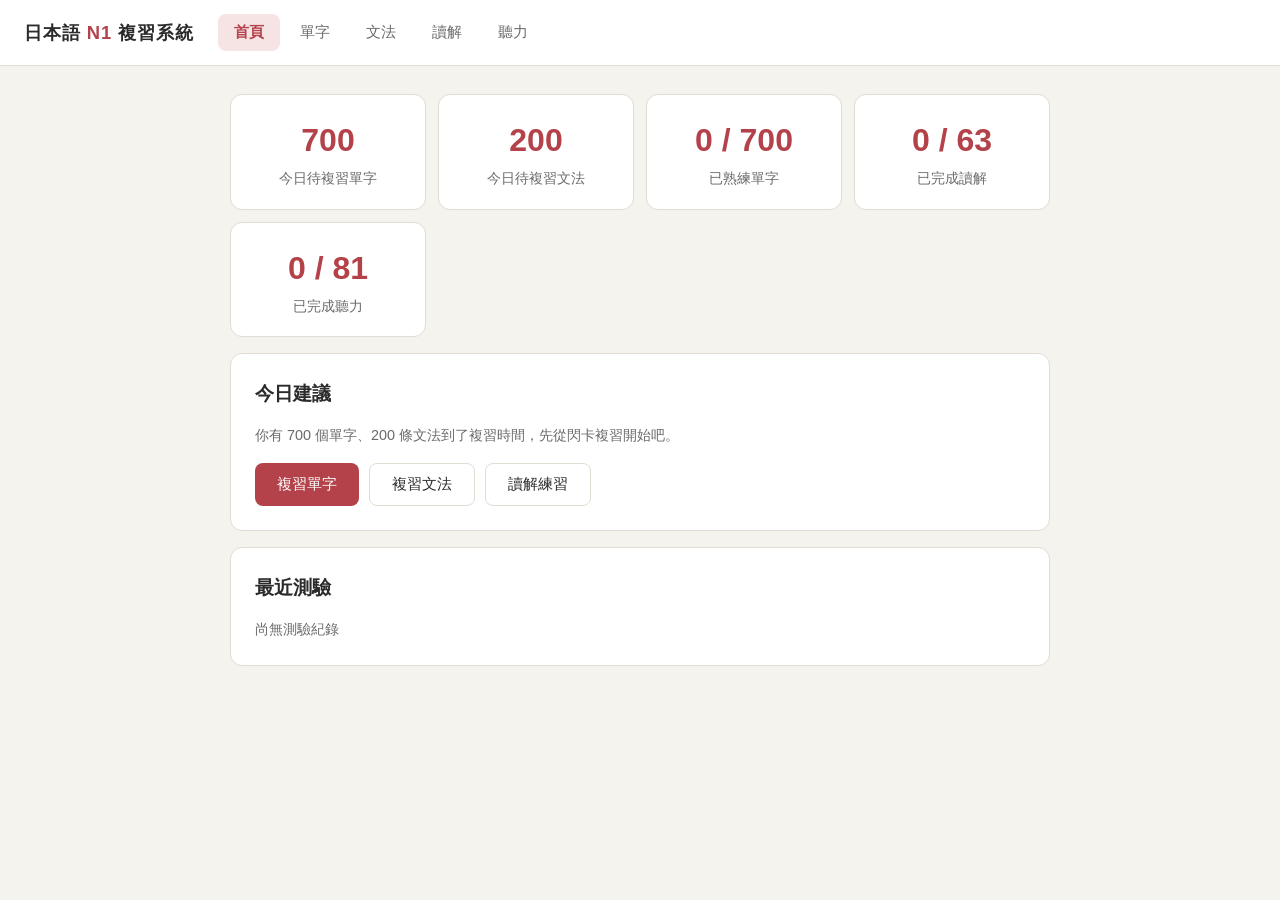
<file: index.html>
<!DOCTYPE html>
<html lang="zh-Hant">
<head>
  <meta charset="UTF-8">
  <meta name="viewport" content="width=device-width, initial-scale=1.0">
  <title>N1 複習系統</title>
  <link rel="stylesheet" href="styles.css">
</head>
<body>
  <header>
    <h1>日本語 <span class="sub">N1</span> 複習系統</h1>
    <nav>
      <button data-view="home" class="active">首頁</button>
      <button data-view="vocab">單字</button>
      <button data-view="grammar">文法</button>
      <button data-view="reading">讀解</button>
      <button data-view="listening">聽力</button>
    </nav>
  </header>
  <main id="main"></main>

  <script src="data/vocab.js"></script>
  <script src="data/grammar.js"></script>
  <script src="data/reading.js"></script>
  <script src="data/listening.js"></script>
  <script src="app.js"></script>
</body>
</html>
</file>
<file: styles.css>
:root {
  --bg: #f5f3ee;
  --card: #ffffff;
  --ink: #2b2b2b;
  --sub: #6b6b6b;
  --accent: #b3424a;
  --accent-soft: #f6e3e4;
  --ok: #3a7d5c;
  --ok-soft: #e2f0e9;
  --bad: #b3424a;
  --bad-soft: #f6e3e4;
  --line: #e2ddd2;
  --radius: 12px;
}

* { margin: 0; padding: 0; box-sizing: border-box; }

body {
  font-family: "Hiragino Sans", "Yu Gothic", "Noto Sans JP", "Microsoft JhengHei", sans-serif;
  background: var(--bg);
  color: var(--ink);
  line-height: 1.7;
}

header {
  background: var(--card);
  border-bottom: 1px solid var(--line);
  padding: 14px 24px;
  display: flex;
  align-items: center;
  gap: 24px;
  flex-wrap: wrap;
  position: sticky;
  top: 0;
  z-index: 10;
}

header h1 { font-size: 1.15rem; letter-spacing: 0.05em; }
header h1 .sub { color: var(--accent); }

nav { display: flex; gap: 4px; flex-wrap: wrap; }

nav button {
  border: none;
  background: transparent;
  padding: 8px 16px;
  font-size: 0.95rem;
  cursor: pointer;
  border-radius: 8px;
  color: var(--sub);
  font-family: inherit;
}
nav button:hover { background: var(--bg); }
nav button.active { background: var(--accent-soft); color: var(--accent); font-weight: 600; }

main { max-width: 860px; margin: 0 auto; padding: 28px 20px 80px; }

.card {
  background: var(--card);
  border: 1px solid var(--line);
  border-radius: var(--radius);
  padding: 24px;
  margin-bottom: 16px;
}

h2 { font-size: 1.2rem; margin-bottom: 12px; }
h3 { font-size: 1.05rem; margin-bottom: 8px; }
.muted { color: var(--sub); font-size: 0.9rem; }

/* dashboard */
.stat-grid { display: grid; grid-template-columns: repeat(auto-fit, minmax(160px, 1fr)); gap: 12px; }
.stat {
  background: var(--card);
  border: 1px solid var(--line);
  border-radius: var(--radius);
  padding: 18px;
  text-align: center;
}
.stat .num { font-size: 2rem; font-weight: 700; color: var(--accent); }
.stat .label { color: var(--sub); font-size: 0.85rem; }

.btn {
  display: inline-block;
  border: none;
  background: var(--accent);
  color: #fff;
  padding: 10px 22px;
  border-radius: 8px;
  font-size: 0.95rem;
  cursor: pointer;
  font-family: inherit;
}
.btn:hover { opacity: 0.9; }
.btn.secondary { background: var(--card); color: var(--ink); border: 1px solid var(--line); }
.btn.ok { background: var(--ok); }
.btn:disabled { opacity: 0.4; cursor: default; }
.btn-row { display: flex; gap: 10px; flex-wrap: wrap; margin-top: 16px; }

/* flashcard */
.flashcard {
  background: var(--card);
  border: 1px solid var(--line);
  border-radius: var(--radius);
  padding: 40px 24px;
  text-align: center;
  min-height: 260px;
  display: flex;
  flex-direction: column;
  justify-content: center;
  gap: 10px;
}
.flashcard .word { font-size: 2.4rem; font-weight: 700; }
.flashcard .reading { font-size: 1.2rem; color: var(--accent); }
.flashcard .meaning { font-size: 1.15rem; }
.flashcard .example { font-size: 0.95rem; color: var(--sub); margin-top: 8px; }
.flashcard .pos {
  display: inline-block; align-self: center;
  font-size: 0.75rem; color: var(--sub);
  border: 1px solid var(--line); border-radius: 99px; padding: 1px 10px;
}

.rate-row { display: flex; gap: 8px; justify-content: center; margin-top: 16px; flex-wrap: wrap; }
.rate-btn {
  border: 1px solid var(--line);
  background: var(--card);
  padding: 10px 18px;
  border-radius: 8px;
  cursor: pointer;
  font-family: inherit;
  font-size: 0.9rem;
}
.rate-btn small { display: block; color: var(--sub); font-size: 0.7rem; }
.rate-btn.again { border-color: var(--bad); color: var(--bad); }
.rate-btn.good { border-color: var(--ok); color: var(--ok); }
.rate-btn:hover { background: var(--bg); }

/* quiz */
.quiz-q { font-size: 1.15rem; margin-bottom: 16px; }
.quiz-q .big { font-size: 1.8rem; font-weight: 700; display: block; margin: 8px 0; }
.options { display: grid; gap: 10px; }
.opt {
  border: 1px solid var(--line);
  background: var(--card);
  border-radius: 8px;
  padding: 12px 16px;
  text-align: left;
  cursor: pointer;
  font-size: 1rem;
  font-family: inherit;
}
.opt:hover:not(:disabled) { border-color: var(--accent); }
.opt.correct { background: var(--ok-soft); border-color: var(--ok); }
.opt.wrong { background: var(--bad-soft); border-color: var(--bad); }
.opt:disabled { cursor: default; }

.explanation {
  margin-top: 14px;
  padding: 12px 16px;
  background: var(--bg);
  border-radius: 8px;
  font-size: 0.92rem;
}
.explanation .tag { font-weight: 700; color: var(--accent); }

.progress-bar { height: 6px; background: var(--line); border-radius: 99px; margin-bottom: 16px; overflow: hidden; }
.progress-bar .fill { height: 100%; background: var(--accent); border-radius: 99px; transition: width 0.3s; }

/* lists */
.item-list { display: grid; gap: 8px; }
.item-row {
  background: var(--card);
  border: 1px solid var(--line);
  border-radius: 8px;
  padding: 12px 16px;
  cursor: pointer;
}
.item-row:hover { border-color: var(--accent); }
.item-row .head { display: flex; justify-content: space-between; align-items: baseline; gap: 8px; flex-wrap: wrap; }
.item-row .w { font-weight: 700; font-size: 1.05rem; }
.item-row .r { color: var(--accent); font-size: 0.9rem; }
.item-row .m { color: var(--sub); font-size: 0.9rem; }
.item-row .detail { display: none; margin-top: 8px; font-size: 0.92rem; border-top: 1px dashed var(--line); padding-top: 8px; }
.item-row.open .detail { display: block; }

.level-dot {
  display: inline-block; width: 10px; height: 10px; border-radius: 50%;
  background: var(--line); margin-left: 6px; vertical-align: middle;
}
.level-dot.l1 { background: #d9a0a4; }
.level-dot.l2 { background: #c97e84; }
.level-dot.l3 { background: #e0b34e; }
.level-dot.l4 { background: #8fbc9f; }
.level-dot.l5 { background: var(--ok); }

.search-box {
  width: 100%; padding: 10px 14px; margin-bottom: 12px;
  border: 1px solid var(--line); border-radius: 8px;
  font-size: 0.95rem; font-family: inherit; background: var(--card);
}

/* reading */
.passage {
  white-space: pre-wrap;
  font-size: 1.02rem;
  line-height: 2;
  margin-bottom: 20px;
}
.reading-title { display: flex; justify-content: space-between; align-items: center; flex-wrap: wrap; gap: 8px; }
.badge {
  font-size: 0.75rem; padding: 2px 10px; border-radius: 99px;
  background: var(--ok-soft); color: var(--ok);
}

.result-banner {
  text-align: center; padding: 28px;
}
.result-banner .score { font-size: 2.6rem; font-weight: 700; color: var(--accent); }

@media (max-width: 600px) {
  main { padding: 16px 12px 60px; }
  .flashcard .word { font-size: 1.9rem; }
}
</file>
